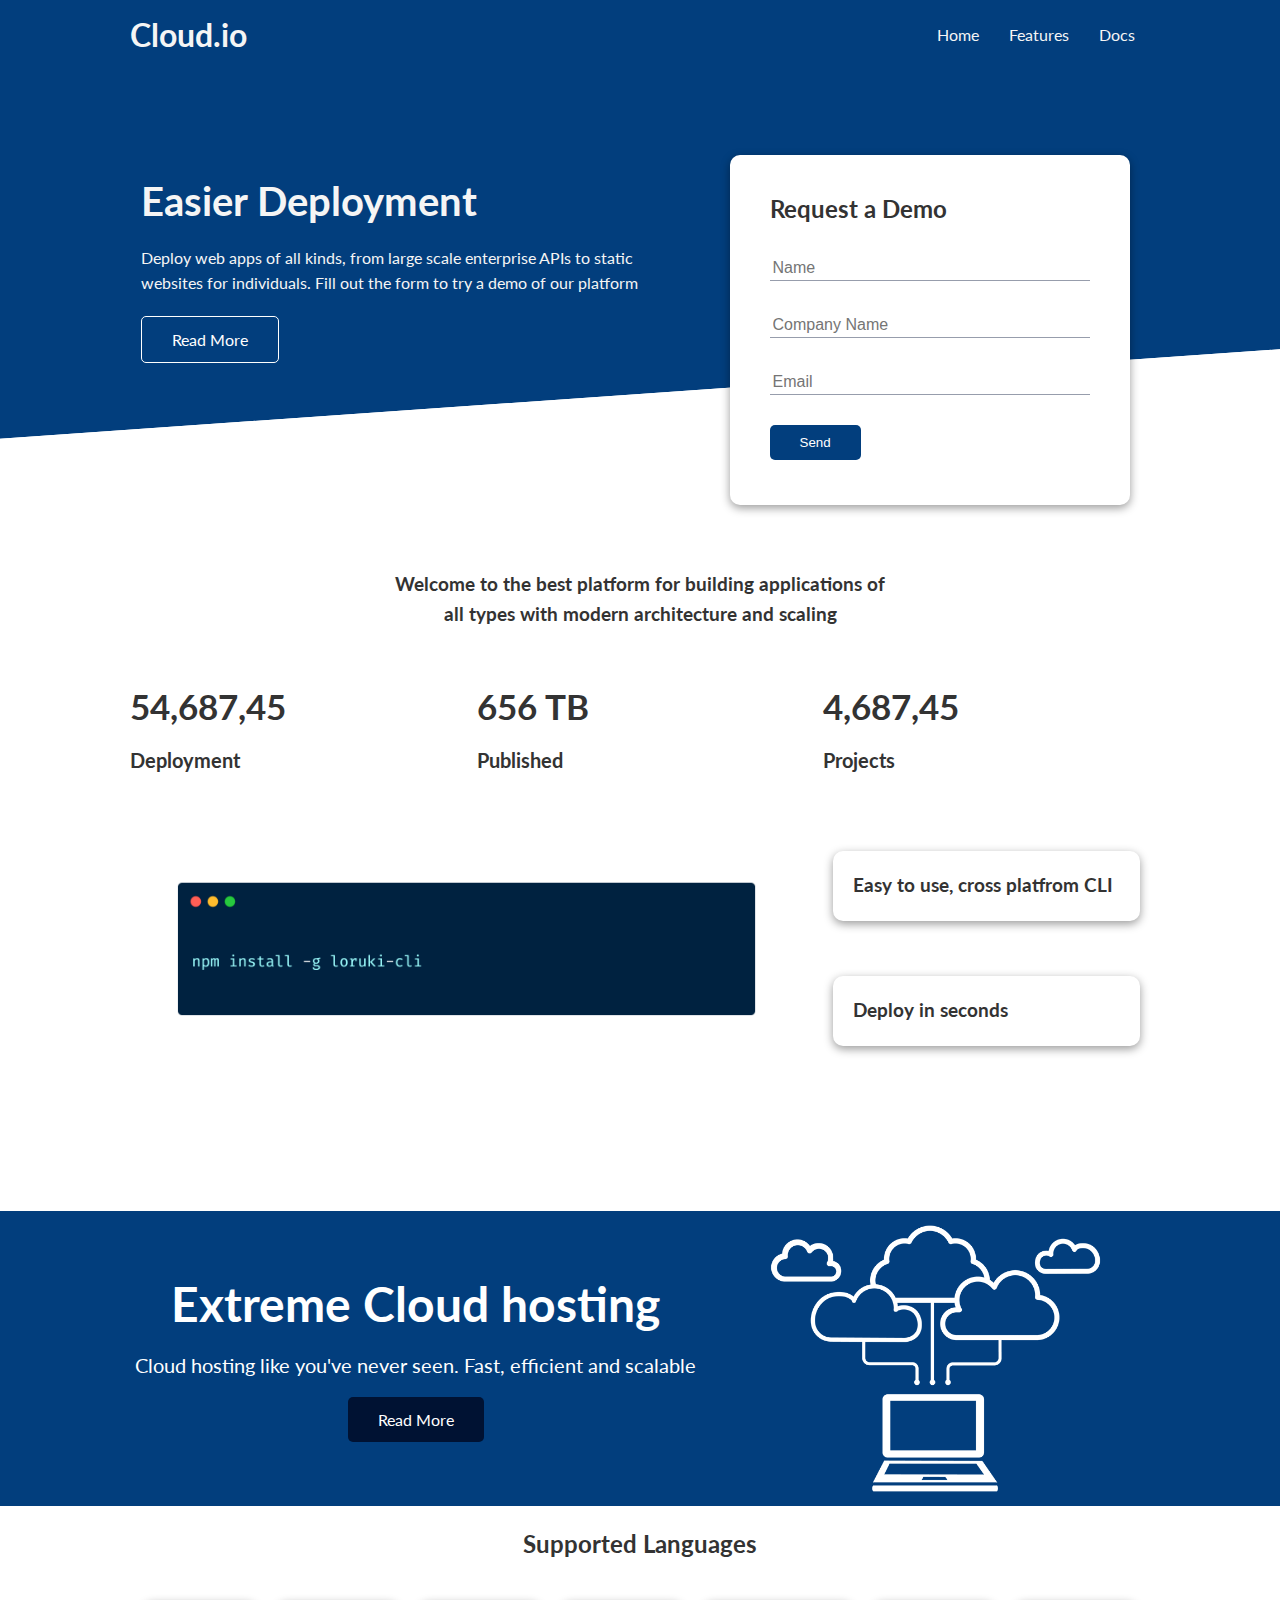
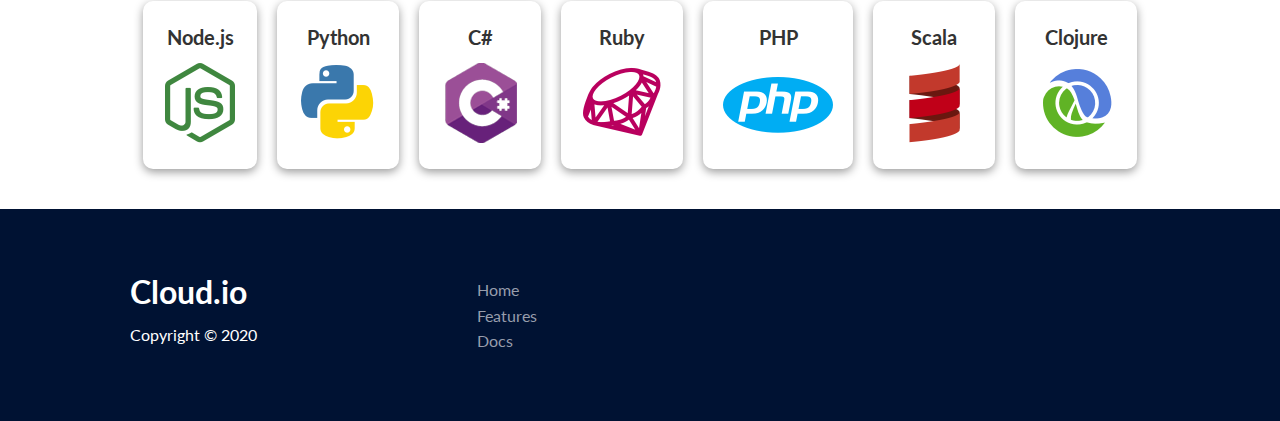
<file: index.html>
<!DOCTYPE html>
<html lang="en">
<head>
    <meta charset="UTF-8">
    <meta http-equiv="X-UA-Compatible" content="IE=edge">
    <meta name="viewport" content="width=device-width, initial-scale=1.0">
    <link rel="stylesheet" href="https://cdnjs.cloudflare.com/ajax/libs/font-awesome/6.2.1/css/all.min.css" integrity="sha512-MV7K8+y+gLIBoVD59lQIYicR65iaqukzvf/nwasF0nqhPay5w/9lJmVM2hMDcnK1OnMGCdVK+iQrJ7lzPJQd1w==" crossorigin="anonymous" referrerpolicy="no-referrer" />
    <title>Cloud Hosting by Traversy</title>
    <link rel="stylesheet" href="css/styles.css">
</head>
<body>
    <!-------------------------------------------------------- 
                    Header Section 
     -------------------------------------------------------->
    <header class="navbar">
        <div class="container flex">
            <h1 class="logo">Cloud.io</h1>
            <nav>
                <ul>
                    <li><a href="index.html">Home</a></li>
                    <li><a href="features.html">Features</a></li>
                    <li><a href="docs.html">Docs</a></li>
                </ul>
            </nav>
        </div>
    </header>
    <!-------------------------------------------------------- 
                    Main Section 
     -------------------------------------------------------->
    <main>
        <!-- Showcase -->
        <section class="showcase">
            <div class="container grid">
                <div class="showcase-text">
                    <h1>Easier Deployment</h1>
                    <p>Deploy web apps of all kinds, from large scale enterprise APIs to static websites for individuals. Fill out the form to try a demo of our platform</p>
                    <a href="features.html" class="btn btn-outline">Read More</a>
                </div>

                <div class="showcase-form card">
                    <h2>Request a Demo</h2>
                    <form action="">
                        <div class="form-control">
                            <input type="text" name="name" placeholder="Name" required>
                        </div>
                        <div class="form-control">
                            <input type="text" name="company" placeholder="Company Name" required>
                        </div>
                        <div class="form-control">
                            <input type="email" name="email" placeholder="Email" required>
                        </div>
                        <input type="submit" value="Send" class="btn btn-primary">
                    </form>
                </div>
            </div>
        </section>

        <!-- Statistics Section-->
        <section class="stats">
            <div class="container">
                <h3 class="stats-heading text-center my-1">Welcome to the best platform for building applications of all types with modern architecture and scaling</h3>

                <div class="grid grid-3 text center my-4">
                    <div>
                        <i class="fas fa-server fa-3x"></i>
                        <h3>54,687,45</h3>
                        <p class="text-secondary">Deployment</p>
                    </div>
                    <div>
                        <i class="fas fa-upload fa-3x"></i>
                        <h3>656 TB</h3>
                        <p class="text-secondary">Published</p>
                    </div>
                    <div>
                        <i class="fas fa-project-diagram fa-3x"></i>
                        <h3>4,687,45</h3>
                        <p class="text-secondary">Projects</p>
                    </div>
                </div>
            </div>
        </section>

        <!-- Command Line Section -->
        <section class="cli">
            <div class="container grid">
                <img src="images/cli.png" alt="">
                <div class="card">
                    <h3>Easy to use, cross platfrom CLI</h3>
                </div>
                <div class="card">
                    <h3>Deploy in seconds</h3>
                </div>
            </div>
        </section>

        <!-- Cloud Section -->
        <section class="cloud bg-primary my-2">
            <div class="container grid">
                <div class="text-center">
                    <h2 class="lg">Extreme Cloud hosting</h2>
                    <p class="lead my-1">Cloud hosting like you've never seen. Fast, efficient and scalable</p>
                    <a href="features.html" class="btn btn-dark">Read More</a>
                </div>
                <img src="images/cloud.png" alt="">
            </div>
        </section>

        <!-- Programming Languages -->
        <section class="languages">
            <h2 class="md text-center my-2">
                Supported Languages
            </h2>
            <div class="container flex">
                <div class="card">
                    <h4>Node.js</h4>
                    <img src="images/logos/node.png" alt="">
                </div>
                <div class="card">
                    <h4>Python</h4>
                    <img src="images/logos/python.png" alt="">
                  </div>
                  <div class="card">
                    <h4>C#</h4>
                    <img src="images/logos/csharp.png" alt="">
                  </div>
                  <div class="card">
                    <h4>Ruby</h4>
                    <img src="images/logos/ruby.png" alt="">
                  </div>
                  <div class="card">
                    <h4>PHP</h4>
                    <img src="images/logos/php.png" alt="">
                  </div>
                  <div class="card">
                    <h4>Scala</h4>
                    <img src="images/logos/scala.png" alt="">
                  </div>
                  <div class="card">
                    <h4>Clojure</h4>
                    <img src="images/logos/clojure.png" alt="">
                  </div>
            </div>
        </section>
    </main> 
     
    <!-------------------------------------------------------- 
                    Footer Section 
     -------------------------------------------------------->
    <footer class="footer bg-dark py-5">
        <div class="container grid grid-3">
            <div>
                <h1>Cloud.io
                </h1>
                <p>Copyright &copy; 2020</p>
            </div>
            <nav>
                <ul>
                    <li><a href="index.html">Home</a></li>
                    <li><a href="features.html">Features</a></li>
                    <li><a href="docs.html">Docs</a></li>
                </ul>
            </nav>
            <div class="social">
                <a href="#"><i class="fab fa-github fa-2x"></i></a>
                <a href="#"><i class="fab fa-facebook fa-2x"></i></a>
                <a href="#"><i class="fab fa-instagram fa-2x"></i></a>
                <a href="#"><i class="fab fa-twitter fa-2x"></i></a>
            </div>
        </div>
    </footer>
</body>
</html>
</file>
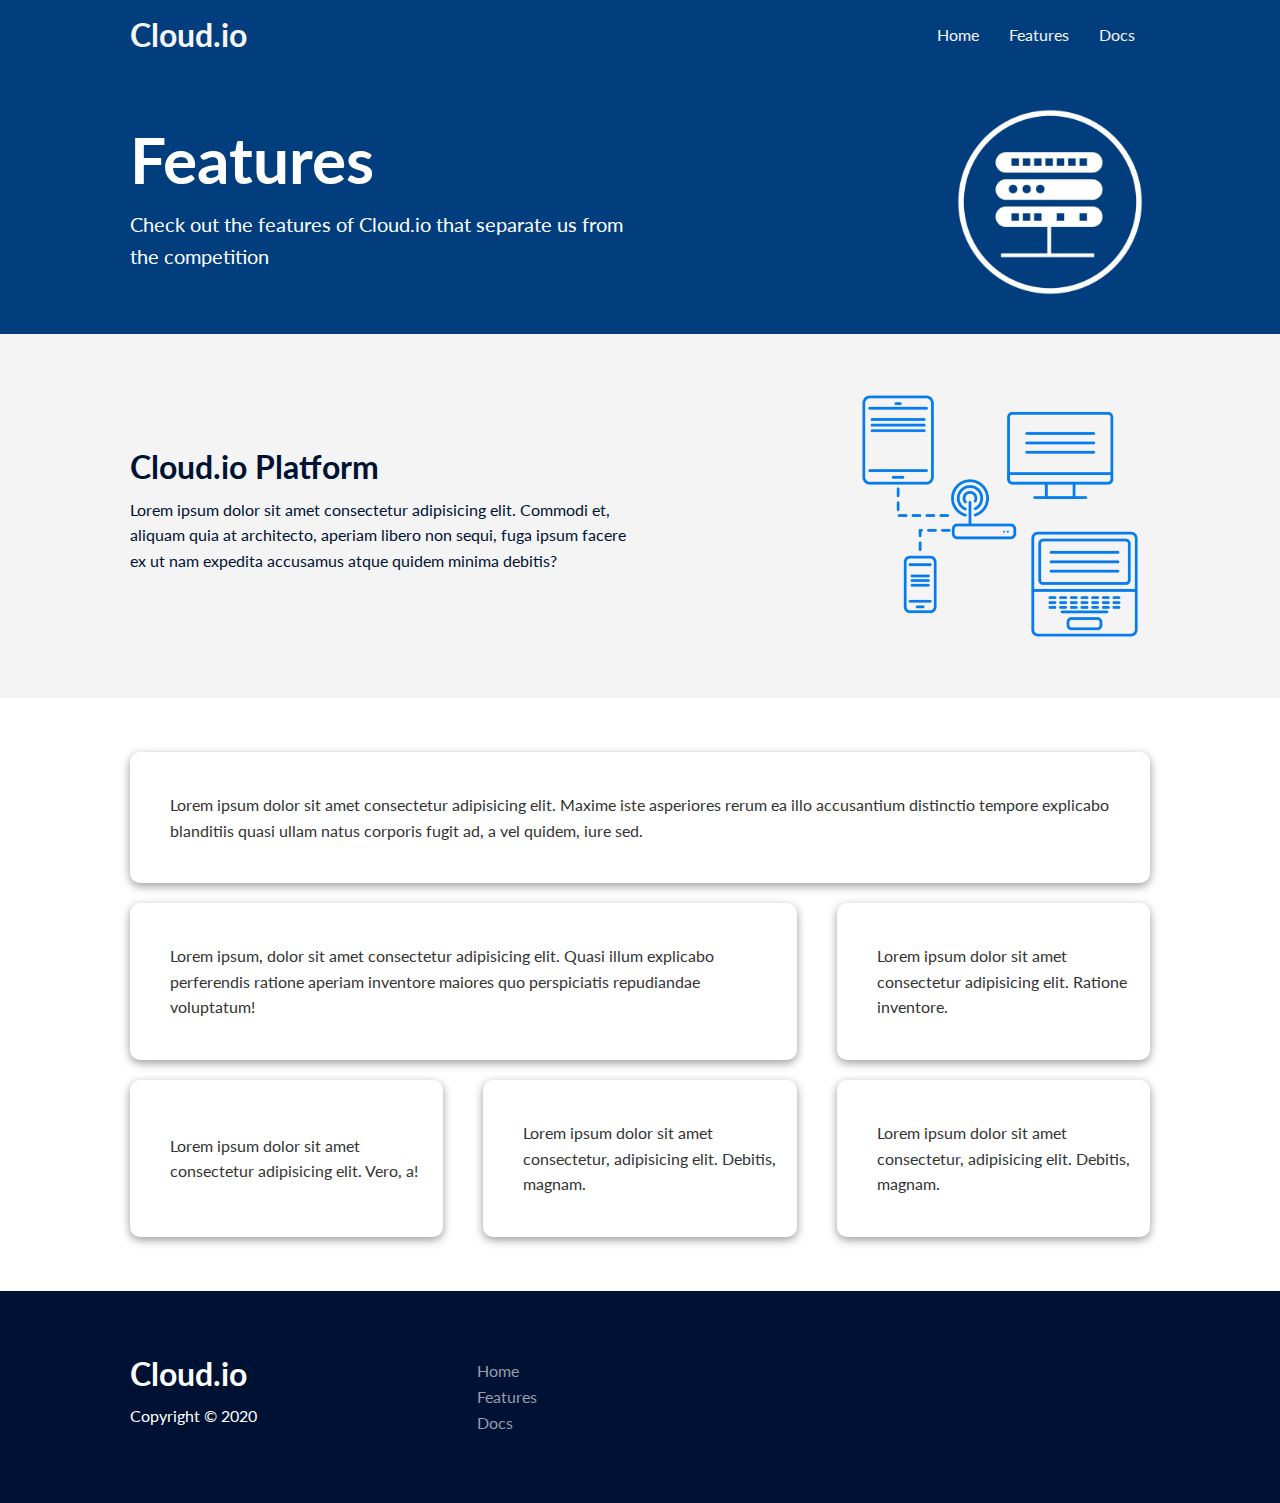
<file: features.html>
<!DOCTYPE html>
<html lang="en">

<head>
    <meta charset="UTF-8">
    <meta http-equiv="X-UA-Compatible" content="IE=edge">
    <meta name="viewport" content="width=device-width, initial-scale=1.0">
    <link rel="stylesheet" href="https://cdnjs.cloudflare.com/ajax/libs/font-awesome/6.2.1/css/all.min.css"
        integrity="sha512-MV7K8+y+gLIBoVD59lQIYicR65iaqukzvf/nwasF0nqhPay5w/9lJmVM2hMDcnK1OnMGCdVK+iQrJ7lzPJQd1w=="
        crossorigin="anonymous" referrerpolicy="no-referrer" />
    <title>Cloud Hosting by Traversy</title>
    <link rel="stylesheet" href="css/styles.css">
</head>

<body>
    <!-------------------------------------------------------- 
                    Header Section 
     -------------------------------------------------------->
    <header class="navbar">
        <div class="container flex">
            <h1 class="logo">Cloud.io</h1>
            <nav>
                <ul>
                    <li><a href="index.html">Home</a></li>
                    <li><a href="features.html">Features</a></li>
                    <li><a href="docs.html">Docs</a></li>
                </ul>
            </nav>
        </div>
    </header>

    <!-- Head -->
    <section class="features-head bg-primary py-3">
        <div class="container grid">
            <div>
                <h1 class="xl">Features</h1>
                <p class="lead">
                    Check out the features of Cloud.io that separate us from the
                    competition
                </p>
            </div>
            <img src="images/server.png" alt="">
        </div>
    </section>

    <!-- Sub head -->
    <section class="features-sub-head bg-light py-3">
        <div class="container grid">
            <div>
                <h1 class="md">Cloud.io Platform</h1>
                <p>
                    Lorem ipsum dolor sit amet consectetur adipisicing elit. Commodi et, aliquam quia at architecto, aperiam libero non sequi, fuga ipsum facere ex ut nam expedita accusamus atque quidem minima debitis?
                </p>
            </div>
            <img src="images/server2.png" alt="">
        </div>
    </section>

    <!-- Features -->
    <section class="features-main my-2">
        <div class="container grid grid-3">
            <div class="card flex">
                <i class="fas fa-server fa-3x"></i>
                <p>Lorem ipsum dolor sit amet consectetur adipisicing elit. Maxime iste asperiores rerum ea illo accusantium distinctio tempore explicabo blanditiis quasi ullam natus corporis fugit ad, a vel quidem, iure sed.</p>
            </div>
            <div class="card flex">
                <i class="fas fa-network-wired fa-3x"></i>
                <p>
                    Lorem ipsum, dolor sit amet consectetur adipisicing elit. Quasi illum explicabo perferendis ratione aperiam inventore maiores quo perspiciatis repudiandae voluptatum!
                </p>
            </div>
            <div class="card flex">
                <i class="fas fa-laptop-code fa-3x"></i>
                <p>
                    Lorem ipsum dolor sit amet consectetur adipisicing elit. Ratione inventore.
                </p>
            </div>
            <div class="card flex">
                <i class="fas fa-database fa-3x"></i>
                <p>
                    Lorem ipsum dolor sit amet consectetur adipisicing elit. Vero, a!
                </p>
            </div>
            <div class="card flex">
                <i class="fas fa-power-off fa-3x"></i>
                <p>
                    Lorem ipsum dolor sit amet consectetur, adipisicing elit. Debitis,
                    magnam.
                </p>
            </div>
            <div class="card flex">
                <i class="fas fa-upload fa-3x"></i>
                <p>
                    Lorem ipsum dolor sit amet consectetur, adipisicing elit. Debitis,
                    magnam.
                </p>
            </div>
        </div>
    </section>

    <!-------------------------------------------------------- 
                    Footer Section 
     -------------------------------------------------------->
    <footer class="footer bg-dark py-5">
        <div class="container grid grid-3">
            <div>
                <h1>Cloud.io
                </h1>
                <p>Copyright &copy; 2020</p>
            </div>
            <nav>
                <ul>
                    <li><a href="index.html">Home</a></li>
                    <li><a href="features.html">Features</a></li>
                    <li><a href="docs.html">Docs</a></li>
                </ul>
            </nav>
            <div class="social">
                <a href="#"><i class="fab fa-github fa-2x"></i></a>
                <a href="#"><i class="fab fa-facebook fa-2x"></i></a>
                <a href="#"><i class="fab fa-instagram fa-2x"></i></a>
                <a href="#"><i class="fab fa-twitter fa-2x"></i></a>
            </div>
        </div>
    </footer>
</body>

</html>
</file>
<file: css/styles.css>
@import url('https://fonts.googleapis.com/css2?family=Lato:wght@300&display=swap');

:root {
    --primary-color: #023E7D;
    --secondary-color: #001845;
    --dark-color: #001233;
    --light-color: #f4f4f4;
}

* {
    box-sizing: border-box;
    padding: 0;
    margin: 0;
}

body {
    font-family: 'Lato', sans-serif;
    color: #333;
    line-height: 1.6;
}

ul {
    list-style-type: none;
}

a {
    text-decoration: none;
    color: #979DAC;
}

h1,
h2 {
    font-weight: 3000;
    line-height: 1.2;
}

p {
    margin: 10px 0;
}

img {
    width: 100%;
}

/* header styles */
.navbar {
    background-color: var(--primary-color);
    color: whitesmoke;
    height: 70px;
}


/* Utility Classes */


.container {
    max-width: 1100px;
    margin: 0 auto;
    overflow: auto;
    padding: 0 40px;
}

.navbar .flex {
    justify-content: space-between;
}

.navbar ul {
    display: flex;
}

.navbar a {
    color: whitesmoke;
    padding: 10px;
    margin: 0 5px;
}

.navbar a:hover {
    border-bottom: 2px whitesmoke solid;
}

.flex {
    display: flex;
    justify-content: center;
    align-items: center;
    height: 100%;
}

.grid {
    display: grid;
    grid-template-columns: repeat(2, 1fr);
    gap: 20px;
    justify-content: center;
    align-items: center;
    height: 100%;
}

.grid-3 {
    grid-template-columns: repeat(3, 1fr);
}

.card {
    background-color: #fff;
    color: #333;
    border-radius: 10px;
    box-shadow: 0 3px 10px rgba(0, 0, 0, 0.4);
    padding: 20px;
    margin: 10px;
}

.btn {
    display: inline-block;
    padding: 10px 30px;
    cursor: pointer;
    background: var(--primary-color);
    color: #fff;
    border: none;
    border-radius: 5px;
}

.btn-outline {
    background-color: transparent;
    border: 1px #fff solid;
}

.btn:hover {
    transform: scale(0.98);
}

/* Text */
.lead {
    font-size: 20px;
}

.sm {
    font-size: 2rem;
}

.lg {
    font-size: 3rem;
}

.xl {
    font-size: 4rem;
}

.text-center {
    text-align: center;
}

/* Backgrounds and colored buttons */
.bg-primary,
.btn-primary {
    background-color: var(--primary-color);
    color: #fff;
}

.bg-secondary,
.btn-secondary {
    background-color: var(--secondary-color);
    color: #fff;
}

.bg-dark,
.btn-dark {
    background-color: var(--dark-color);
    color: #fff;
}

.bg-light,
.btn-light {
    background-color: var(--light-color);
    color: #001233;
}


/* margin cross/y axis/top-bottom */
.my-1 {
    margin: 1rem 0;
}

.my-2 {
    margin: 1.5rem 0;
}

.my-3 {
    margin: 2rem 0;
}

.my-4 {
    margin: 3rem 0;
}

.my-5 {
    margin: 4rem 0;
}


/* margin around */
.m-1 {
    margin: 1rem;
}

.m-2 {
    margin: 1.5rem;
}

.m-3 {
    margin: 2rem;
}

.m-4 {
    margin: 3rem;
}

.m-5 {
    margin: 4rem;
}

/* Padding cross/y axis/top-bottom */
.py-1 {
    padding: 1rem 0;
}

.py-2 {
    padding: 1.5rem 0;
}

.py-3 {
    padding: 2rem 0;
}

.py-4 {
    padding: 3rem 0;
}

.py-5 {
    padding: 4rem 0;
}


/* Padding around */
.p-1 {
    padding: 1rem;
}

.p-2 {
    padding: 1.5rem;
}

.p-3 {
    padding: 2rem;
}

.p-4 {
    padding: 3rem;
}

.p-5 {
    padding: 4rem;
}


/* Showcases */

.showcase {
    height: 400px;
    background-color: var(--primary-color);
    color: whitesmoke;
    position: relative;
}

.showcase h1 {
    font-size: 40px;
}

.showcase p {
    margin: 20px 0;
}

.showcase .grid {
    grid-template-columns: 50% 45%;
    gap: 30px;
    overflow: visible;
}

.showcase-text{
    animation: slideInfromLeft 1s ease-in;
}
.showcase-form {
    /* to use top bottom left right property use position value relative or absolute */
    position: relative;
    top: 60px;
    /* setting up this height will overflow scroll bar on markup */
    /* .showcase .grid overflow value:visible will represent it nicely */
    height: 350px;
    width: 400px;
    padding: 40px;
    z-index: 100;
    justify-self: flex-end;
    animation: slideInfromRight 1s ease-in;
}

.showcase-form .form-control {
    margin: 30px 0;
}

.showcase-form input[type='text'],
.showcase-form input[type='email'] {
    border: 0;
    border-bottom: 1px solid #979DAC;
    width: 100%;
    padding: 3px;
    font-size: 16px;
}

.showcase-form input:focus {
    outline: none;
}

.showcase::before,
.showcase::after {
    content: ' ';
    position: absolute;
    height: 160px;
    bottom: -84px;
    right: 0;
    left: 0;
    background: #fff;
    transform: skewY(-4deg);
    -webkit-transform: skewY(-4deg);
    -moz-transform: skewY(-4deg);
    -ms-transform: skewY(-4deg);
}

/* Statistic */
.stats {
    padding-top: 100px;
    animation: slideInfromBottom 1s ease-in;
}

.stats-heading {
    max-width: 500px;
    margin: auto;
}

.stats .grid h3 {
    font-size: 35px;
}

.stats .grid p {
    font-size: 20px;
    font-weight: bold;
}


/* Command Line Sectoin */

.cli .grid {
    grid-template-columns: repeat(3, 1fr);
    grid-template-rows: repeat(3, 1fr);
}

.cli .grid>*:first-child {
    grid-column: 1 / span 2;
    grid-row: 1 / span 2;
}

/* Cloud section */

.cloud .grid {
    grid-template-columns: 4fr 3fr;
}

/* Programming Languages */
.languages .flex {
    flex-wrap: center;
}

.languages .card {
    text-align: center;
    transition: transform 0.2s ease-in;
    margin: 18px 10px 40px;
}

.languages .card h4 {
    font-size: 20px;
    margin-bottom: 10px;
}

.languages .card:hover {
    transform: translateY(-15px);
}

/* Features */
.features-head img,
.docs-head img {
    width: 200px;
    justify-self: flex-end;
}

.features-sub-head img {
    width: 300px;
    justify-self: flex-end;
}

.features-main .card>i {
    margin-right: 20px;
}

.features-main .grid {
    padding: 30px;
}

.features-main .grid>*:first-child {
    grid-column: 1 / span 3;
}

.features-main .grid>*:nth-child(2) {
    grid-column: 1 / span 2;
}

/* Footer */
.footer .social a {
    margin: 0 10px;
}

/* animation */
@keyframes slideInfromLeft {
    0%{
        transform: translateX(-100%);
    }
    100%{
        transform: translateX(0);
    }
}

@keyframes slideInfromRight {
    0%{
        transform: translateX(100%);
    }
    100%{
        transform: translateX(0);
    }
}

@keyframes slideInfromTop {
    0%{
        transform: translateY(-100%);
    }
    100%{
        transform: translateX(0);
    }
}

@keyframes slideInfromBottom {
    0%{
        transform: translateY(100%);
    }
    100%{
        transform: translateX(0);
    }
}

/* Tavlets and under */
@media(max-width: 768px) {

    .grid,
    .showcase .grid,
    .stats .grid,
    .cli .grid,
    .cloud .grid 
    .features-main .grid {
        grid-template-columns: 1fr;
        grid-template-rows: 1fr;
    }

    .showcase {
        height: auto;
    }

    .showcase-text {
        text-align: center;
        margin-top: 40px;
        animation: slideInfromTop;
    }

    .showcase-form {
        justify-self: center;
        margin: auto;
        animation: slideInfromBottom 1s ease-in;
    }


    .cli .grid>*:first-child {
        grid-column: 1;
        grid-row: 1;
    }

    .features-head,
    .features-sub-head{
        text-align: center;
    }

    .features-head img,
    .features-sub-head img {
        justify-self: center;
    }

    .features-main .grid >*:first-child,
    .features-main .grid >*:nth-child(2) {
        grid-column: 1;
    }

}

/* Mobile */
@media (max-width: 500px) {
    .navbar {
        height: 110px;
    }

    .navbar .flex {
        flex-direction: column;
    }

    .navbar ul {
        padding: 10px;
        background-color: rgba(0, 0, 0, 0.4);
    }
}
</file>
